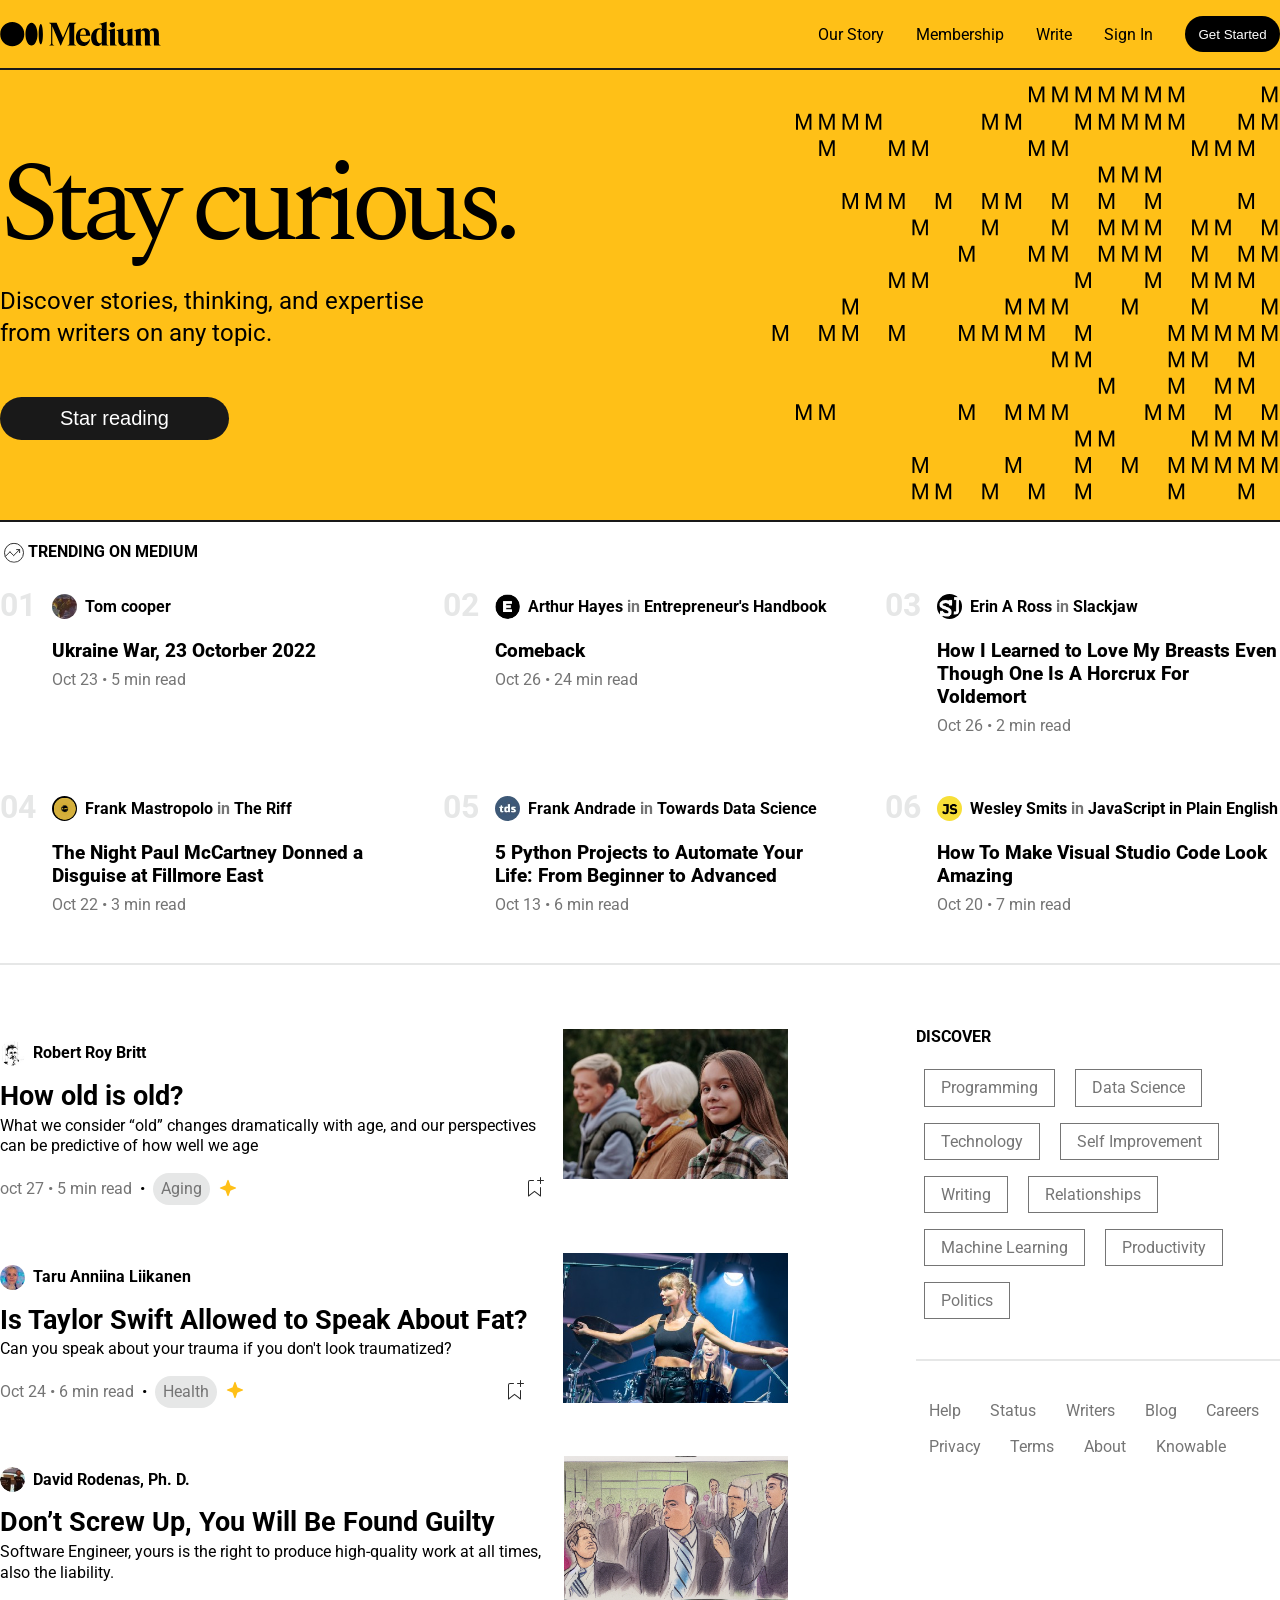
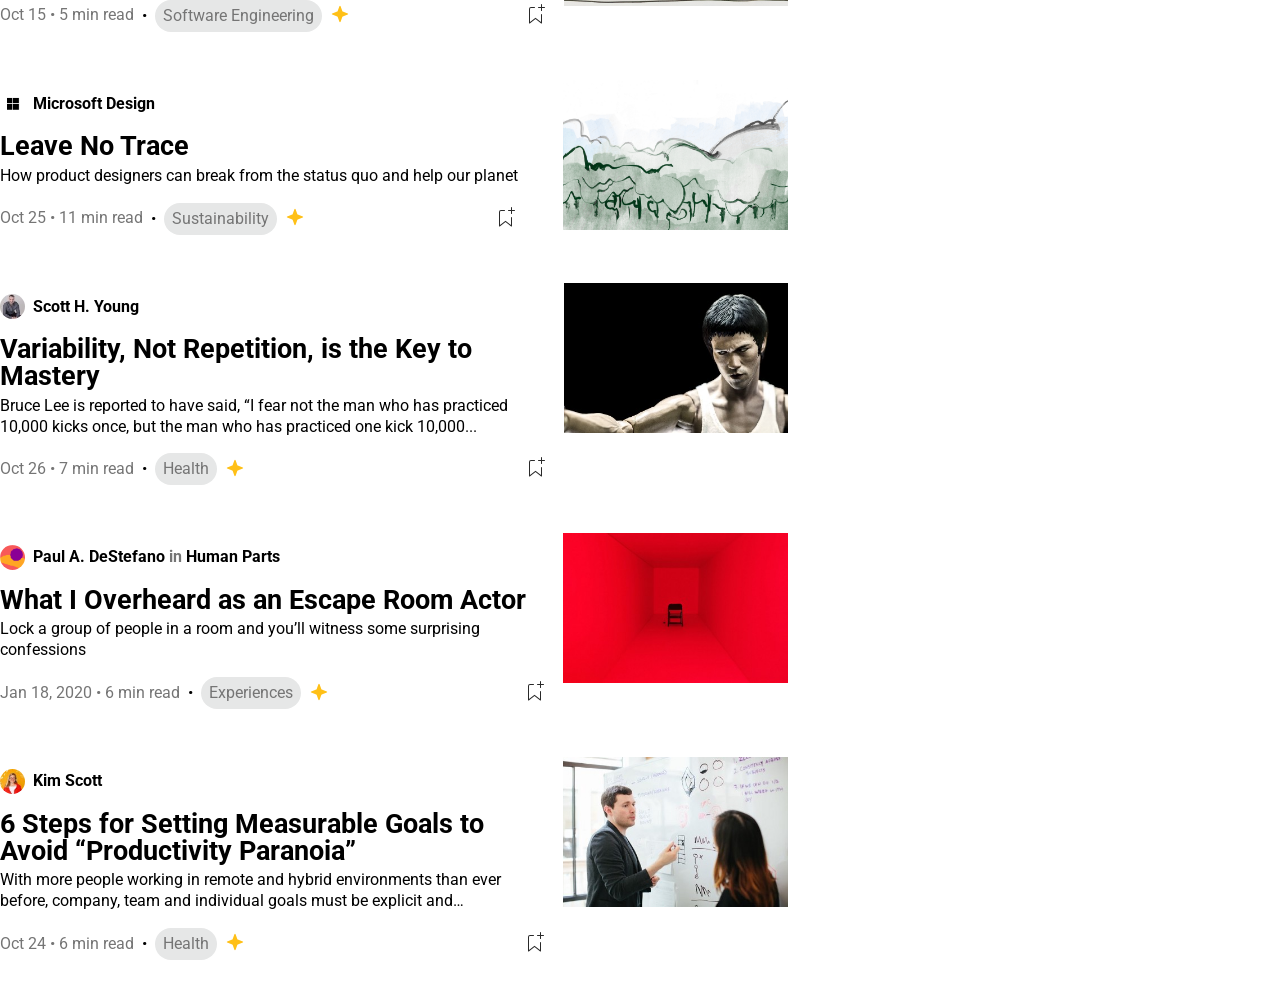
<file: base_di_partenza/index.html>
<!doctype html>
<html lang="en">
  <head>
    <meta charset="UTF-8" />
    <meta name="viewport" content="width=device-width, initial-scale=1.0" />
    <link rel="stylesheet" href="./assets/css/reset.css" />
    <link rel="stylesheet" href="./assets/css/normalize.css" />
    <link rel="stylesheet" href="./assets/css/style.css" />
    <title>Medium-Mockup</title>
  </head>
  <body>
    <header class="nav-yellow-background">
      <nav id="main-menu">
        <img src="./assets/imgs/svg/logo.svg" alt="" />
        <ul>
          <li>Our Story</li>
          <li>Membership</li>
          <li>Write</li>
          <li>Sign In</li>
          <li><button id="top-button" class="nav-button-black">Get Started</button></li>
        </ul>
      </nav>
      <hr />
    </header>
    <section id="hero-section">
      <div class="hero-limit">
        <span id="svg-inject"></span>
        <h1>Stay curious.</h1>
        <p>
          Discover stories, thinking, and expertise <br />
          from writers on any topic.
        </p>
        <button>Star reading</button>
      </div>
    </section>
    <hr />
    <main>
      <section class="trending-section">
        <h2><img src="./assets/imgs/svg/trending.svg" alt="" />Trending on medium</h2>
        <div class="article-wrapper">
          <article class="trending-article">
            <div class="number-article">01</div>
            <div class="inside-article-section">
              <div class="author">
                <img src="./assets/imgs/image01.jpeg" alt="" />
                <h5>Tom cooper</h5>
              </div>
              <h4>Ukraine War, 23 Octorber 2022</h4>
              <p class="date-readtime">
                <span>Oct 23</span> <span>&#x2022;</span> <span>5 min read</span>
              </p>
            </div>
          </article>
          <article class="trending-article">
            <div class="number-article">02</div>
            <div class="inside-article-section">
              <div class="author">
                <img src="./assets/imgs/image02.png" alt="" />
                <h5>Arthur Hayes <span class="in-class">in</span> Entrepreneur's Handbook</h5>
              </div>
              <h4>Comeback</h4>
              <p class="date-readtime">
                <span>Oct 26</span> <span>&#x2022;</span> <span>24 min read</span>
              </p>
            </div>
          </article>
          <article class="trending-article">
            <div class="number-article">03</div>
            <div class="inside-article-section">
              <div class="author">
                <img src="./assets/imgs/image03.jpeg" alt="" />
                <h5>Erin A Ross <span class="in-class">in</span> Slackjaw</h5>
              </div>
              <h4>How I Learned to Love My Breasts Even Though One Is A Horcrux For Voldemort</h4>
              <p class="date-readtime">
                <span>Oct 26</span> <span>&#x2022;</span> <span>2 min read</span>
              </p>
            </div>
          </article>
          <article class="trending-article">
            <div class="number-article">04</div>
            <div class="inside-article-section">
              <div class="author">
                <img src="./assets/imgs/image04.png" alt="" />
                <h5>Frank Mastropolo <span class="in-class">in</span> The Riff</h5>
              </div>
              <h4>The Night Paul McCartney Donned a Disguise at Fillmore East</h4>
              <p class="date-readtime">
                <span>Oct 22</span> <span>&#x2022;</span> <span>3 min read</span>
              </p>
            </div>
          </article>
          <article class="trending-article">
            <div class="number-article">05</div>
            <div class="inside-article-section">
              <div class="author">
                <img src="./assets/imgs/image05.jpeg" alt="" />
                <h5>Frank Andrade <span class="in-class">in</span> Towards Data Science</h5>
              </div>
              <h4>5 Python Projects to Automate Your Life: From Beginner to Advanced</h4>
              <p class="date-readtime">
                <span>Oct 13</span> <span>&#x2022;</span> <span>6 min read</span>
              </p>
            </div>
          </article>
          <article class="trending-article">
            <div class="number-article">06</div>
            <div class="inside-article-section">
              <div class="author">
                <img src="./assets/imgs/image06.png" alt="" />
                <h5>Wesley Smits <span class="in-class">in</span> JavaScript in Plain English</h5>
              </div>
              <h4>How To Make Visual Studio Code Look Amazing</h4>
              <p class="date-readtime">
                <span>Oct 20</span> <span>&#x2022;</span> <span>7 min read</span>
              </p>
            </div>
          </article>
        </div>
      </section>
      <hr class="grey-row" />
      <div class="news-footer-aside">
        <section>
          <article class="footer-inside-article">
            <div>
              <div class="author">
                <img src="./assets/imgs/image07.jpeg" alt="" />
                <h5>Robert Roy Britt</h5>
              </div>
              <h3>How old is old?</h3>
              <p>
                What we consider “old” changes dramatically with age, and our perspectives can be
                predictive of how well we age
              </p>
              <div class="ft-ins-arti-date">
                <p class="date-readtime">oct 27 &#x2022; 5 min read</p>
                <span>&#x2022;</span>
                <span>Aging</span>
                <span><img src="./assets/imgs/svg/star.svg" alt="" /></span>
                <span><img src="./assets/imgs/svg/bookmark.svg" alt="" /></span>
              </div>
            </div>
            <img src="./assets/imgs/image08.jpeg" alt="" />
          </article>
          <article class="footer-inside-article">
            <div>
              <div class="author">
                <img src="./assets/imgs/image09.jpeg" alt="" />
                <h5>Taru Anniina Liikanen</h5>
              </div>
              <h3>Is Taylor Swift Allowed to Speak About Fat?</h3>
              <p>Can you speak about your trauma if you don't look traumatized?</p>
              <div class="ft-ins-arti-date">
                <p class="date-readtime">Oct 24 &#x2022; 6 min read</p>
                <span>&#x2022;</span>
                <span>Health</span>
                <span><img src="./assets/imgs/svg/star.svg" alt="" /></span>
                <span><img src="./assets/imgs/svg/bookmark.svg" alt="" /></span>
              </div>
            </div>
            <img src="./assets/imgs/image10.jpeg" alt="" />
          </article>
          <article class="footer-inside-article">
            <div>
              <div class="author">
                <img src="./assets/imgs/image11.jpeg" alt="" />
                <h5>David Rodenas, Ph. D.</h5>
              </div>
              <h3>Don’t Screw Up, You Will Be Found Guilty</h3>
              <p>
                Software Engineer, yours is the right to produce high-quality work at all times,
                also the liability.
              </p>
              <div class="ft-ins-arti-date">
                <p class="date-readtime">Oct 15 &#x2022; 5 min read</p>
                <span>&#x2022;</span>
                <span>Software Engineering</span>
                <span><img src="./assets/imgs/svg/star.svg" alt="" /></span>
                <span><img src="./assets/imgs/svg/bookmark.svg" alt="" /></span>
              </div>
            </div>
            <img src="./assets/imgs/image12.png" alt="" />
          </article>
          <article class="footer-inside-article">
            <div>
              <div class="author">
                <img src="./assets/imgs/image13.png" alt="" />
                <h5>Microsoft Design</h5>
              </div>
              <h3>Leave No Trace</h3>
              <p>How product designers can break from the status quo and help our planet</p>
              <div class="ft-ins-arti-date">
                <p class="date-readtime">Oct 25 &#x2022; 11 min read</p>
                <span>&#x2022;</span>
                <span>Sustainability</span>
                <span><img src="./assets/imgs/svg/star.svg" alt="" /></span>
                <span><img src="./assets/imgs/svg/bookmark.svg" alt="" /></span>
              </div>
            </div>
            <img src="./assets/imgs/image14.png" alt="" />
          </article>
          <article class="footer-inside-article">
            <div>
              <div class="author">
                <img src="./assets/imgs/image15.jpeg" alt="" />
                <h5>Scott H. Young</h5>
              </div>
              <h3>Variability, Not Repetition, is the Key to Mastery</h3>
              <p>
                Bruce Lee is reported to have said, “I fear not the man who has practiced 10,000
                kicks once, but the man who has practiced one kick 10,000...
              </p>
              <div class="ft-ins-arti-date">
                <p class="date-readtime">Oct 26 &#x2022; 7 min read</p>
                <span>&#x2022;</span>
                <span>Health</span>
                <span><img src="./assets/imgs/svg/star.svg" alt="" /></span>
                <span><img src="./assets/imgs/svg/bookmark.svg" alt="" /></span>
              </div>
            </div>
            <img src="./assets/imgs/image16.jpg" alt="" />
          </article>
          <article class="footer-inside-article">
            <div>
              <div class="author">
                <img src="./assets/imgs/image17.png" alt="" />
                <h5>Paul A. DeStefano <span class="in-class">in</span> Human Parts</h5>
              </div>
              <h3>What I Overheard as an Escape Room Actor</h3>
              <p>Lock a group of people in a room and you’ll witness some surprising confessions</p>
              <div class="ft-ins-arti-date">
                <p class="date-readtime">Jan 18, 2020 &#x2022; 6 min read</p>
                <span>&#x2022;</span>
                <span>Experiences</span>
                <span><img src="./assets/imgs/svg/star.svg" alt="" /></span>
                <span><img src="./assets/imgs/svg/bookmark.svg" alt="" /></span>
              </div>
            </div>
            <img src="./assets/imgs/image18.jpeg" alt="" />
          </article>
          <article class="footer-inside-article">
            <div>
              <div class="author">
                <img src="./assets/imgs/image19.jpeg" alt="" />
                <h5>Kim Scott</h5>
              </div>
              <h3>6 Steps for Setting Measurable Goals to Avoid “Productivity Paranoia”</h3>
              <p>
                With more people working in remote and hybrid environments than ever before,
                company, team and individual goals must be explicit and…
              </p>
              <div class="ft-ins-arti-date">
                <p class="date-readtime">Oct 24 &#x2022; 6 min read</p>
                <span>&#x2022;</span>
                <span>Health</span>
                <span><img src="./assets/imgs/svg/star.svg" alt="" /></span>
                <span><img src="./assets/imgs/svg/bookmark.svg" alt="" /></span>
              </div>
            </div>
            <img src="./assets/imgs/image20.jpg" alt="" />
          </article>
        </section>
        <footer>
          <h2>discover</h2>
          <ul class="footer-tag">
            <li>Programming</li>
            <li>Data Science</li>
            <li>Technology</li>
            <li>Self Improvement</li>
            <li>Writing</li>
            <li>Relationships</li>
            <li>Machine Learning</li>
            <li>Productivity</li>
            <li>Politics</li>
          </ul>

          <hr class="grey-row" />
          <ul class="footer-info">
            <li>Help</li>
            <li>Status</li>
            <li>Writers</li>
            <li>Blog</li>
            <li>Careers</li>
            <li>Privacy</li>
            <li>Terms</li>
            <li>About</li>
            <li>Knowable</li>
          </ul>
        </footer>
      </div>
    </main>
    <script src="./assets/js/script.js"></script>
  </body>
</html>
</file>
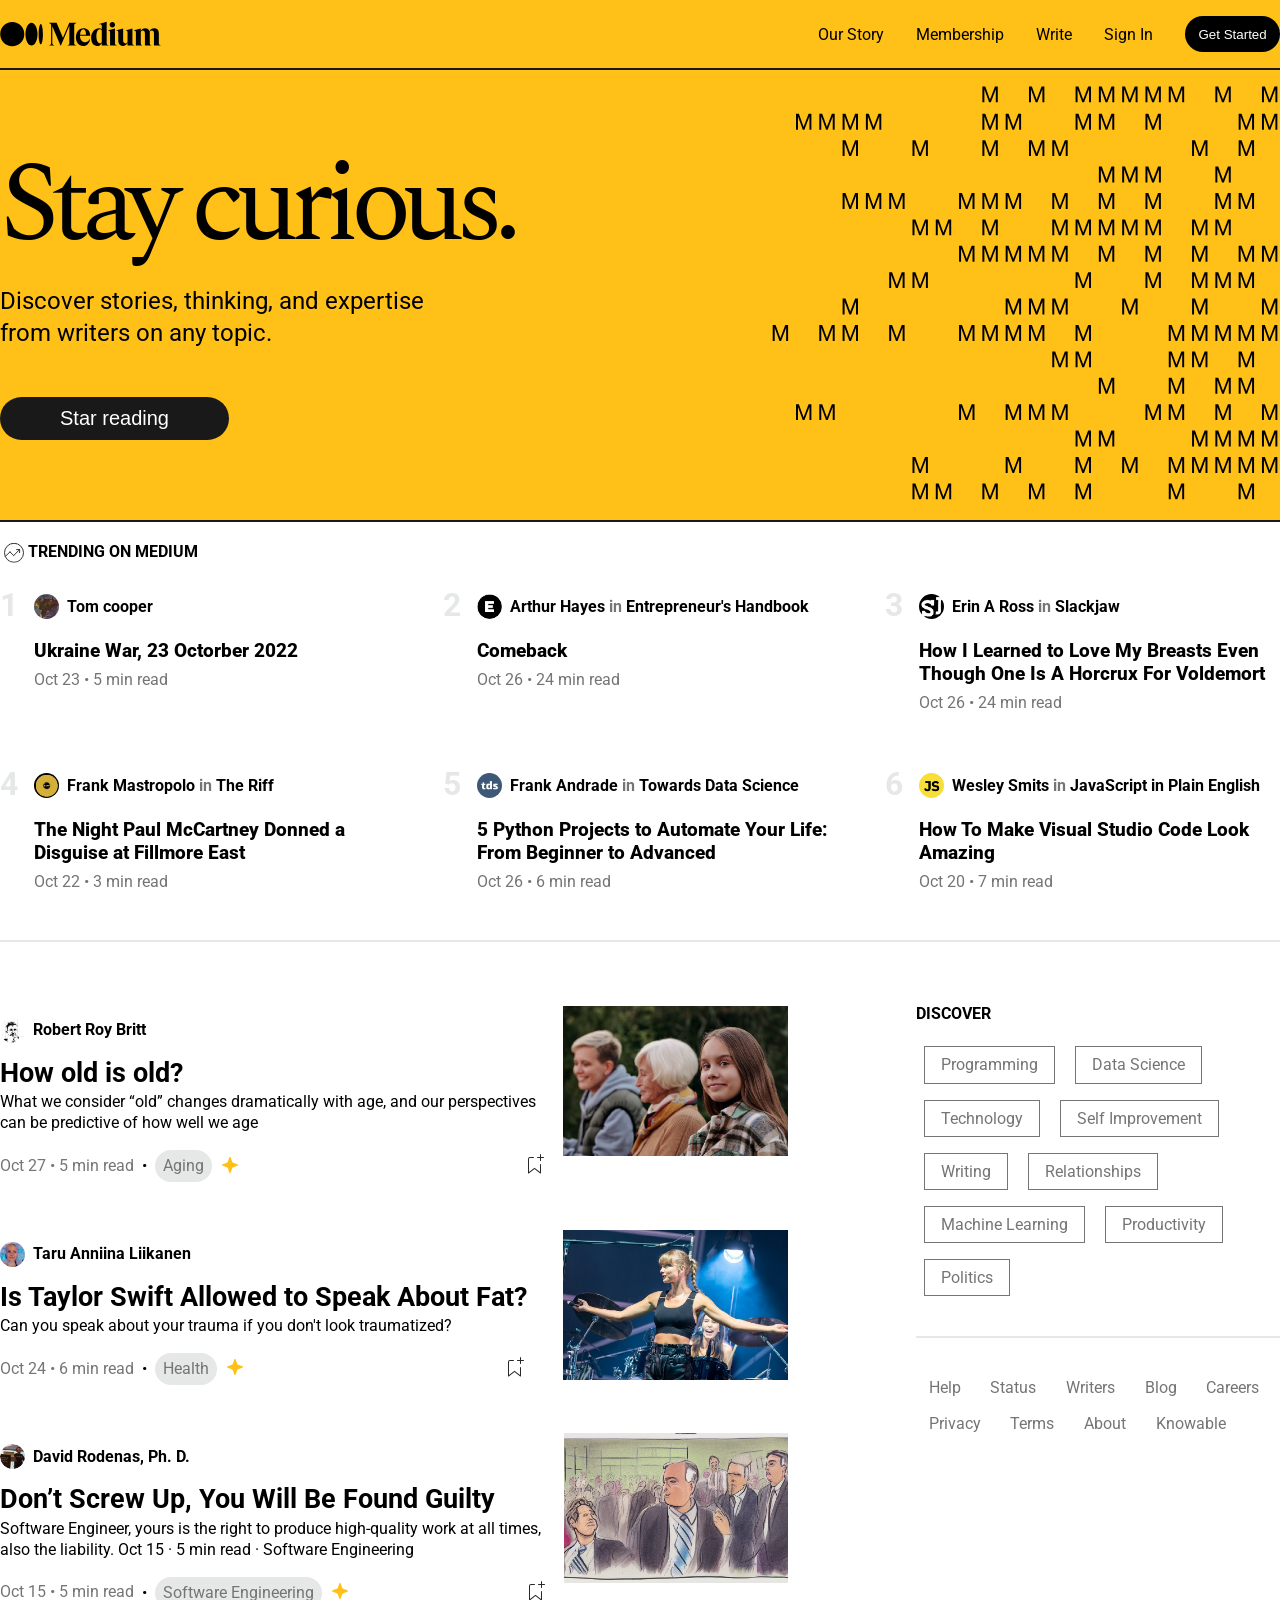
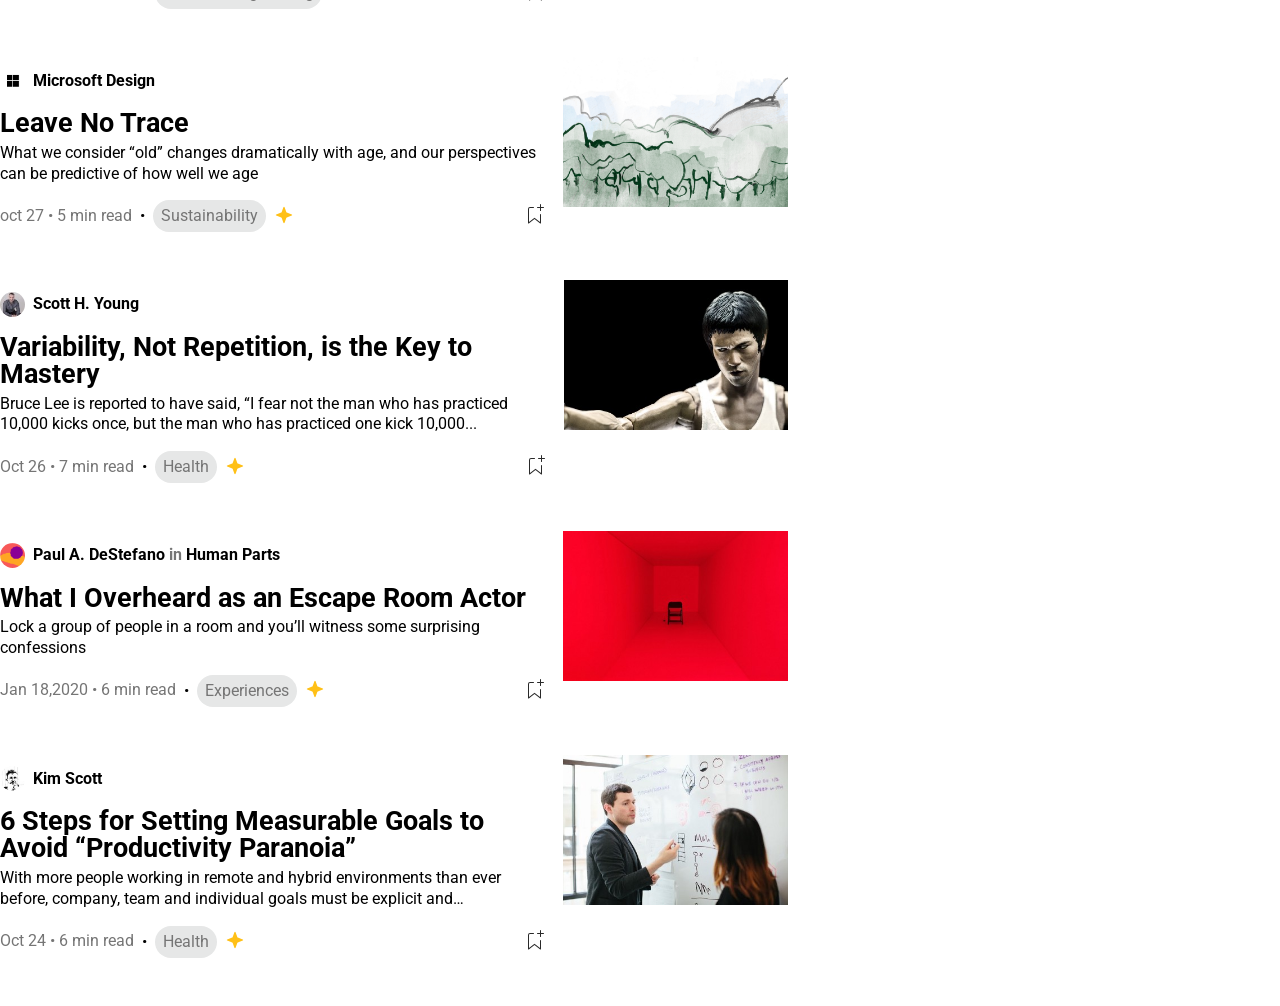
<file: base_di_partenza/index-js-post-debreif.html>
<!doctype html>
<html lang="en">
  <head>
    <meta charset="UTF-8" />
    <meta name="viewport" content="width=device-width, initial-scale=1.0" />
    <link rel="stylesheet" href="./assets/css/reset.css" />
    <link rel="stylesheet" href="./assets/css/normalize.css" />
    <link rel="stylesheet" href="./assets/css/style.css" />
    <title>Medium-Mockup</title>
  </head>
  <body>
    <header class="nav-yellow-background">
      <nav id="main-menu">
        <img src="./assets/imgs/svg/logo.svg" alt="" />
        <ul>
          <li>Our Story</li>
          <li>Membership</li>
          <li>Write</li>
          <li>Sign In</li>
          <li><button id="top-button" class="nav-button-black">Get Started</button></li>
        </ul>
      </nav>
      <hr />
    </header>
    <section id="hero-section">
      <div class="hero-limit">
        <span id="svg-inject"></span>
        <h1>Stay curious.</h1>
        <p>
          Discover stories, thinking, and expertise <br />
          from writers on any topic.
        </p>
        <button>Star reading</button>
      </div>
    </section>
    <hr />
    <main>
      <section class="trending-section">
        <h2><img src="./assets/imgs/svg/trending.svg" alt="" />Trending on medium</h2>
        <div class="article-wrapper"></div>
      </section>
      <hr class="grey-row" />
      <div class="news-footer-aside">
        <section></section>
        <footer>
          <h2>discover</h2>
          <ul class="footer-tag">
            <li>Programming</li>
            <li>Data Science</li>
            <li>Technology</li>
            <li>Self Improvement</li>
            <li>Writing</li>
            <li>Relationships</li>
            <li>Machine Learning</li>
            <li>Productivity</li>
            <li>Politics</li>
          </ul>

          <hr class="grey-row" />
          <ul class="footer-info">
            <li>Help</li>
            <li>Status</li>
            <li>Writers</li>
            <li>Blog</li>
            <li>Careers</li>
            <li>Privacy</li>
            <li>Terms</li>
            <li>About</li>
            <li>Knowable</li>
          </ul>
        </footer>
      </div>
    </main>
    <script src="./assets/js/script-article.js"></script>
  </body>
</html>
</file>
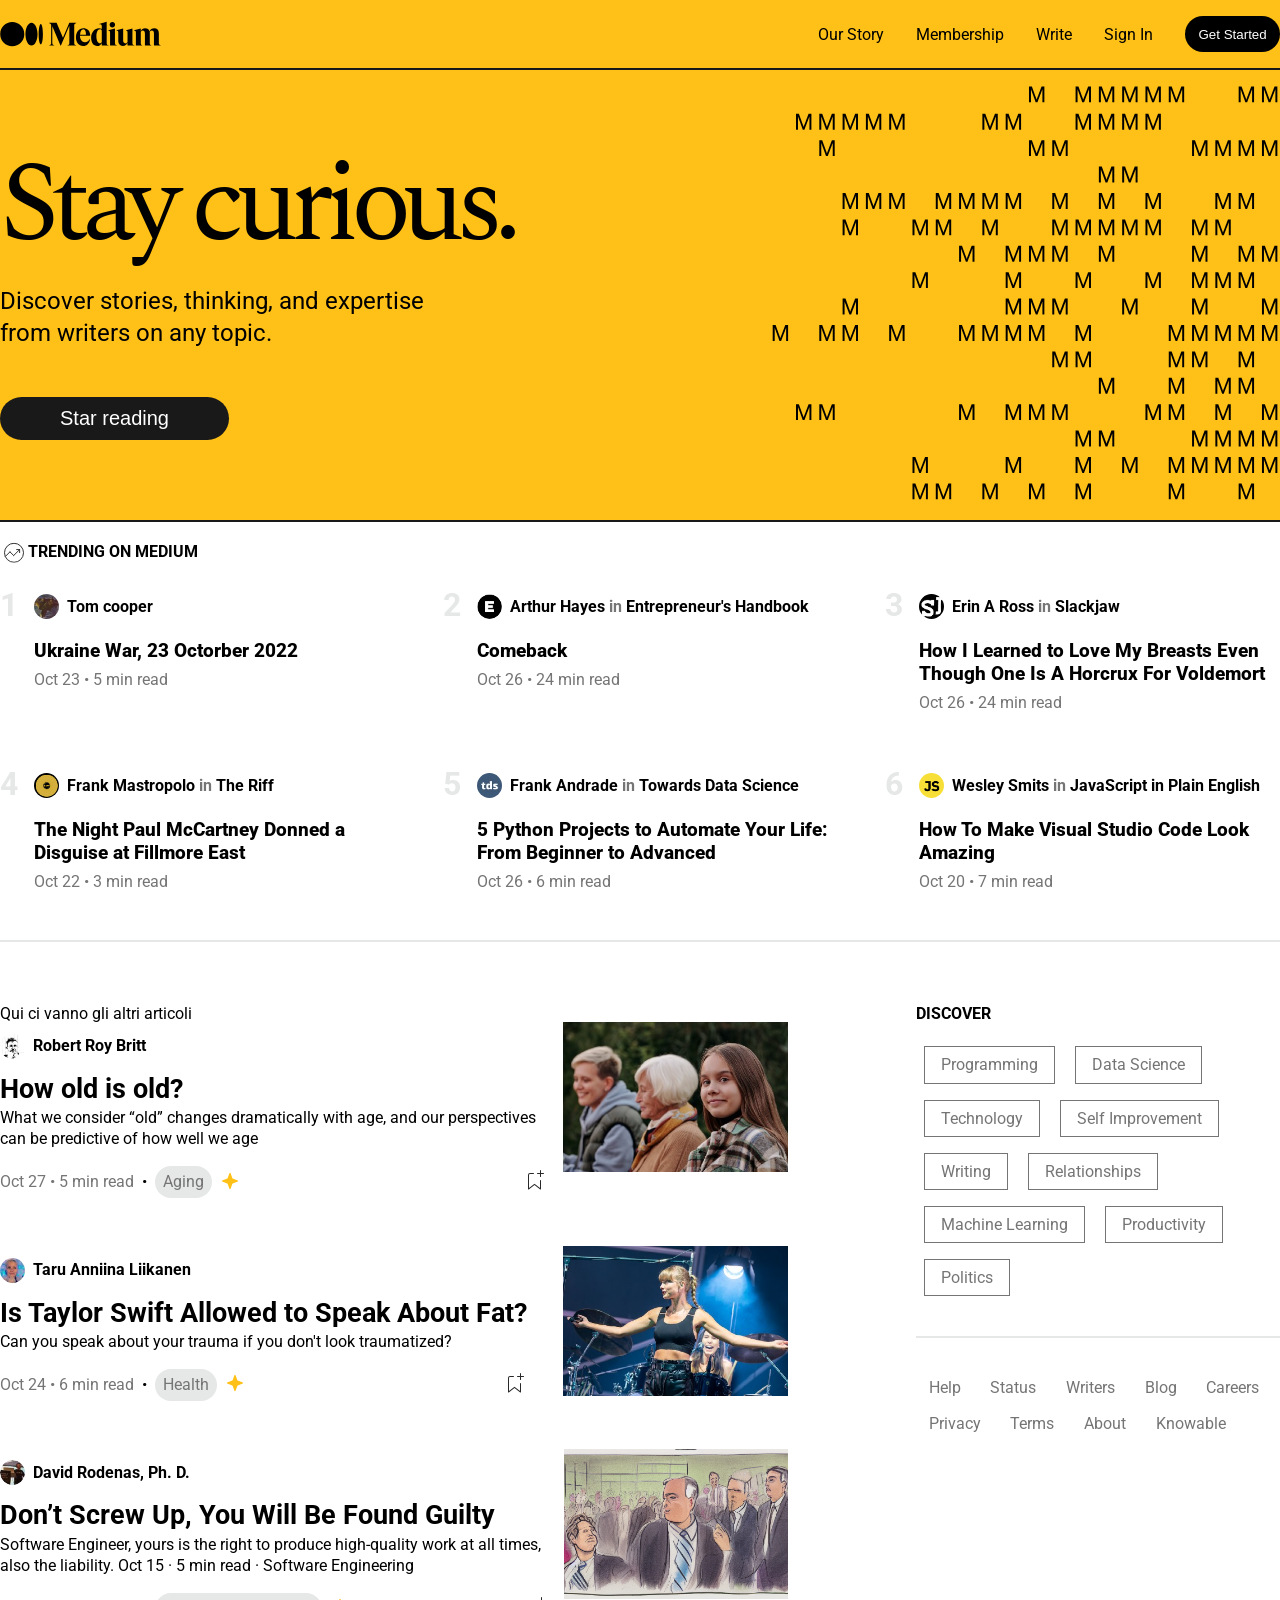
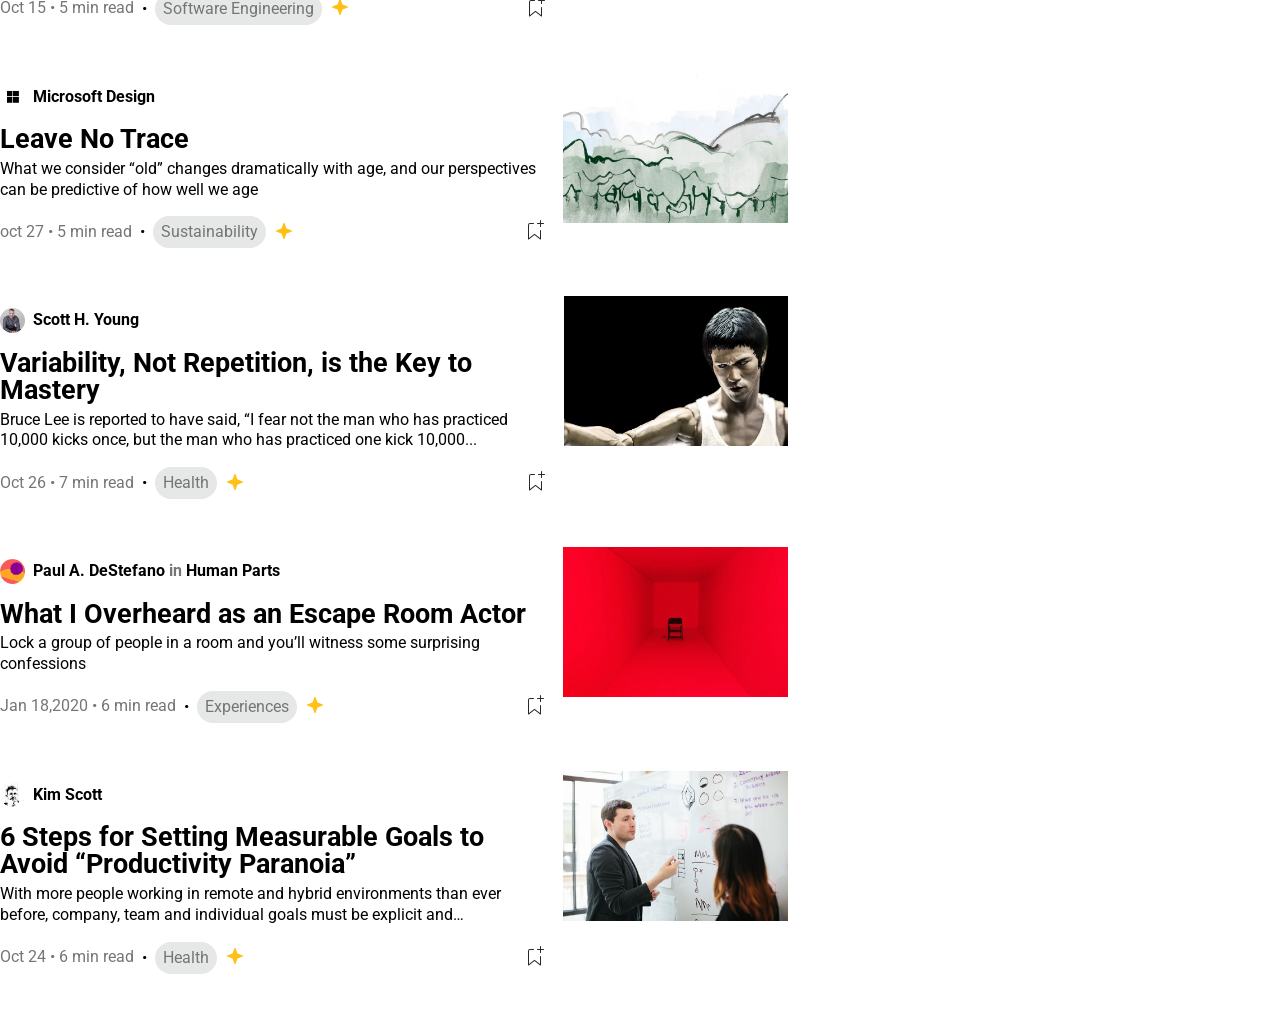
<file: base_di_partenza/index-js.html>
<!doctype html>
<html lang="en">
  <head>
    <meta charset="UTF-8" />
    <meta name="viewport" content="width=device-width, initial-scale=1.0" />
    <link rel="stylesheet" href="./assets/css/reset.css" />
    <link rel="stylesheet" href="./assets/css/normalize.css" />
    <link rel="stylesheet" href="./assets/css/style.css" />
    <title>Medium-Mockup</title>
  </head>
  <body>
    <header class="nav-yellow-background">
      <nav id="main-menu">
        <img src="./assets/imgs/svg/logo.svg" alt="" />
        <ul>
          <li>Our Story</li>
          <li>Membership</li>
          <li>Write</li>
          <li>Sign In</li>
          <li><button id="top-button" class="nav-button-black">Get Started</button></li>
        </ul>
      </nav>
      <hr />
    </header>
    <section id="hero-section">
      <div class="hero-limit">
        <span id="svg-inject"></span>
        <h1>Stay curious.</h1>
        <p>
          Discover stories, thinking, and expertise <br />
          from writers on any topic.
        </p>
        <button>Star reading</button>
      </div>
    </section>
    <hr />
    <main>
      <section class="trending-section">
        <h2><img src="./assets/imgs/svg/trending.svg" alt="" />Trending on medium</h2>
        <div class="article-wrapper"></div>
      </section>
      <hr class="grey-row" />
      <div class="news-footer-aside">
        <section>Qui ci vanno gli altri articoli</section>
        <footer>
          <h2>discover</h2>
          <ul class="footer-tag">
            <li>Programming</li>
            <li>Data Science</li>
            <li>Technology</li>
            <li>Self Improvement</li>
            <li>Writing</li>
            <li>Relationships</li>
            <li>Machine Learning</li>
            <li>Productivity</li>
            <li>Politics</li>
          </ul>

          <hr class="grey-row" />
          <ul class="footer-info">
            <li>Help</li>
            <li>Status</li>
            <li>Writers</li>
            <li>Blog</li>
            <li>Careers</li>
            <li>Privacy</li>
            <li>Terms</li>
            <li>About</li>
            <li>Knowable</li>
          </ul>
        </footer>
      </div>
    </main>
    <script src="./assets/js/script-article.js"></script>
  </body>
</html>
</file>
<file: base_di_partenza/assets/css/style.css>
@import url("https://fonts.googleapis.com/css2?family=Roboto:ital,wght@0,100..900;1,100..900&family=Spectral:ital,wght@0,200;0,300;0,400;0,500;0,600;0,700;0,800;1,200;1,300;1,400;1,500;1,600;1,700;1,800&display=swap");

/* CAMBIO COLORE NAV BAR */
.nav-white-background {
  background-color: #fff;
}
.nav-yellow-background {
  background-color: #ffc017;
}
.nav-button-black {
  background-color: black;
}
.nav-button-green {
  background-color: #0e7f14;
}

/* GLOBAL */

html {
  scroll-behavior: smooth;
}

body {
  font-family: "Roboto", sans-serif;
  font-optical-sizing: auto;
  font-weight: 400;
  font-style: normal;
}

header {
  padding-top: 1em;
  position: sticky;
  top: 0;
  z-index: 10;
}

#main-menu,
.news-footer-aside,
.hero-limit,
.trending-section {
  max-width: 1300px;
  margin: 0 auto;
}

h1 {
  font-family: "Spectral", serif;
  font-weight: 400;
  letter-spacing: -0.08em;
  font-style: normal;
  font-size: 7em;
}

h2 {
  text-transform: uppercase;
  font-size: 1em;
  display: flex;
  align-items: center;
}

h3 {
  margin: 0.2em 0;
  font-size: 1.7em;
}

h4 {
  font-size: 1.2em;
  font-weight: 800;
  margin: 0;
  line-height: 1.2em;
  word-wrap: break-word;
}
h5 {
  font-size: 1em;
}

button {
  border: none;
  background-color: #191919;
  color: white;
  border-radius: 50px;
}

hr {
  border: 1px solid #191919;
}

ul {
  list-style-type: none;
  margin: 0;
}
.date-readtime {
  color: #757575;
  margin: 0;
}

.grey-row {
  border: 1px solid #e6e7e7;
}

.in-class {
  color: #757575;
}

/* NAVBAR */

#main-menu ul button {
  padding: 0.8em 1em;
}

#main-menu {
  display: flex;
  justify-content: space-between;
  padding-bottom: 1em;
}

#main-menu ul {
  display: inherit;
  list-style-type: none;
  align-items: center;
  gap: 2em;
}
/* HERO SECTION */
#hero-section {
  background-color: #ffc017;
  padding: 5em 0;
  width: 100%;
  position: relative;
  overflow: hidden;
}

#hero-section svg {
  position: absolute;
  right: 0;
  bottom: 0;
  transition: right ease-in 0.5s;
}

#hero-section p {
  font-size: 1.5em;
  margin-bottom: 2em;
}

#hero-section button {
  font-size: 1.25em;
  padding: 0.5em 3em;
}

/* TRENDING SECTION */

.trending-section {
  margin-bottom: 3em;
}

.article-wrapper {
  display: flex;
  flex-wrap: wrap;
  justify-content: space-evenly;
  gap: 3em;
}

.trending-article {
  width: 300px;
  display: flex;
  flex-grow: 1;
}

.number-article {
  padding-right: 0.5em;
  font-size: 2em;
  font-weight: 700;
  color: #e6e7e7;
  padding-top: 0.2em;
}
.inside-article-section {
  display: flex;
  flex-direction: column;
  max-width: 400px;
  gap: 0.5em;
}

.author {
  display: flex;
  gap: 0.5em;
  align-items: center;
}

.author img {
  width: 25px;
  height: 25px;
  border-radius: 20px;
}

/* FOOTER & NEWS MAIN CONTAINER */
.news-footer-aside {
  display: flex;
  margin-top: 4em;
  column-gap: 8em;
}

.news-footer-aside footer {
  flex-shrink: 2;
}

/* FOOTER ARTICLE */

.footer-inside-article {
  display: flex;
  justify-content: space-between;
  margin-bottom: 3em;
  gap: 1em;
}
.footer-inside-article > img {
  height: 150px;
}

.footer-inside-article p {
  margin: 0;
}

.ft-ins-arti-date {
  display: flex;
  align-items: center;
  gap: 0.5em;
  margin-top: 1em;
}

.ft-ins-arti-date span:nth-child(3) {
  padding: 0.5em;
  border-radius: 50px;

  background-color: #e6e7e7;
  color: #757575;
}

.ft-ins-arti-date span:last-of-type {
  flex-grow: 1;
  text-align: end;
}

/* FOOTER */
footer h2 {
  margin-top: 0;
}

.footer-tag {
  list-style-type: none;
  margin: 0;
  margin-bottom: 2em;
}

.footer-tag li {
  display: inline-block;
  color: #757575;
  border: 1px solid #757575;
  padding: 0.5em 1em;
  margin: 0.5em;
}

.footer-info {
  margin-top: 2em;
}
.footer-info li {
  display: inline-block;
  color: #757575;
  padding: 0.5em 0.8em;
}

@media screen and (max-width: 1200px) {
  #main-menu,
  .news-footer-aside,
  .hero-limit,
  .trending-section {
    margin: 0 3em;
  }

  #svg-inject {
    display: inline-block;
    overflow: hidden;
  }

  #hero-section svg {
    right: -10em;
  }

  .article-wrapper {
    display: flex;
    justify-content: space-between;
    flex-wrap: wrap;
  }

  .date-readtime {
    display: flex;
    justify-content: space-between;
  }

  .date-readtime span:nth-child(2) {
    opacity: 0;
  }

  .news-footer-aside {
    flex-direction: column-reverse;
  }
  .news-footer-aside section {
    margin: 0;
  }

  .footer-info li {
    padding: 0.5em 2em 0.5em 0;
  }
  footer h2 {
    margin-top: 5em;
  }
}

@media screen and (max-width: 678px) {
  #main-menu ul li:nth-child(2),
  #main-menu ul li:nth-child(3),
  #main-menu ul li:nth-child(4) {
    display: none;
  }

  #hero-section svg {
    right: -50em;
  }
  .trending-article {
    width: 100%;
  }

  .inside-article-section {
    max-width: 100%;
    flex-grow: 1;
  }
  .footer-inside-article {
    align-items: center;
  }
}
</file>
